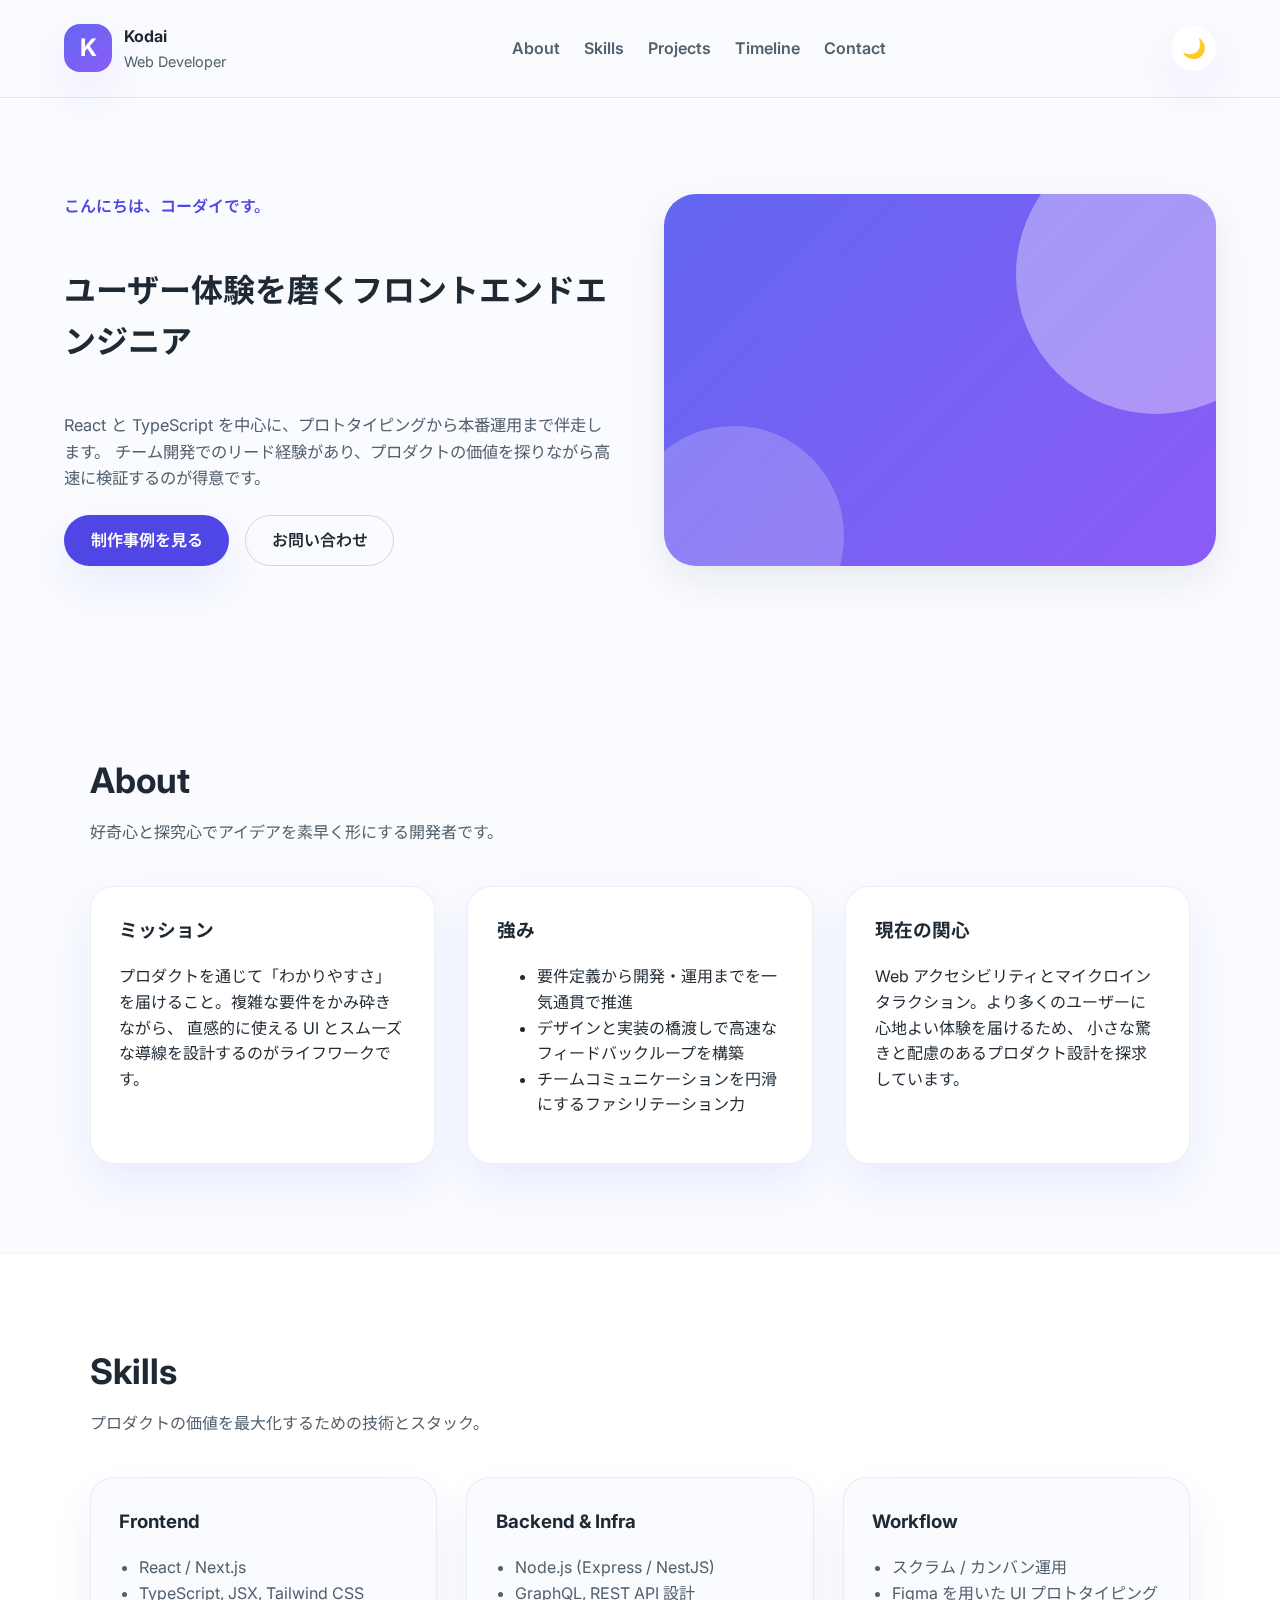
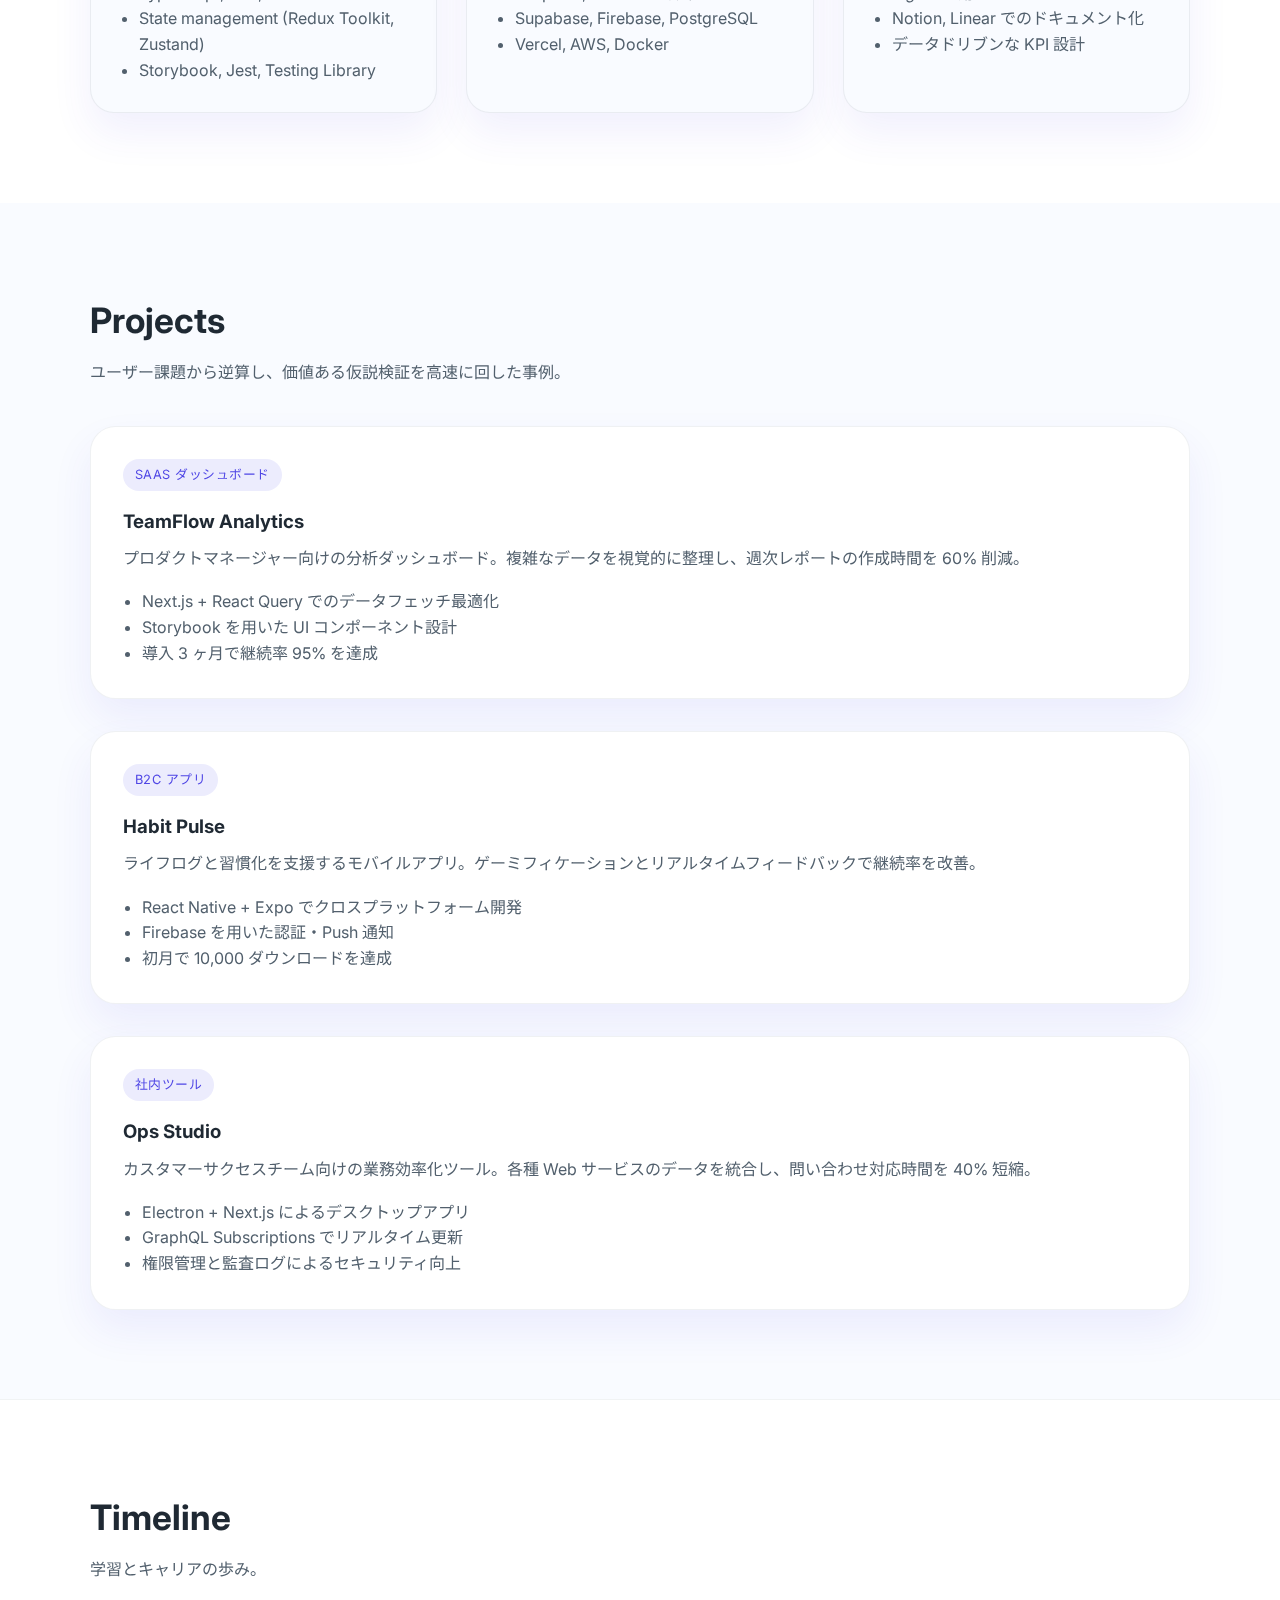
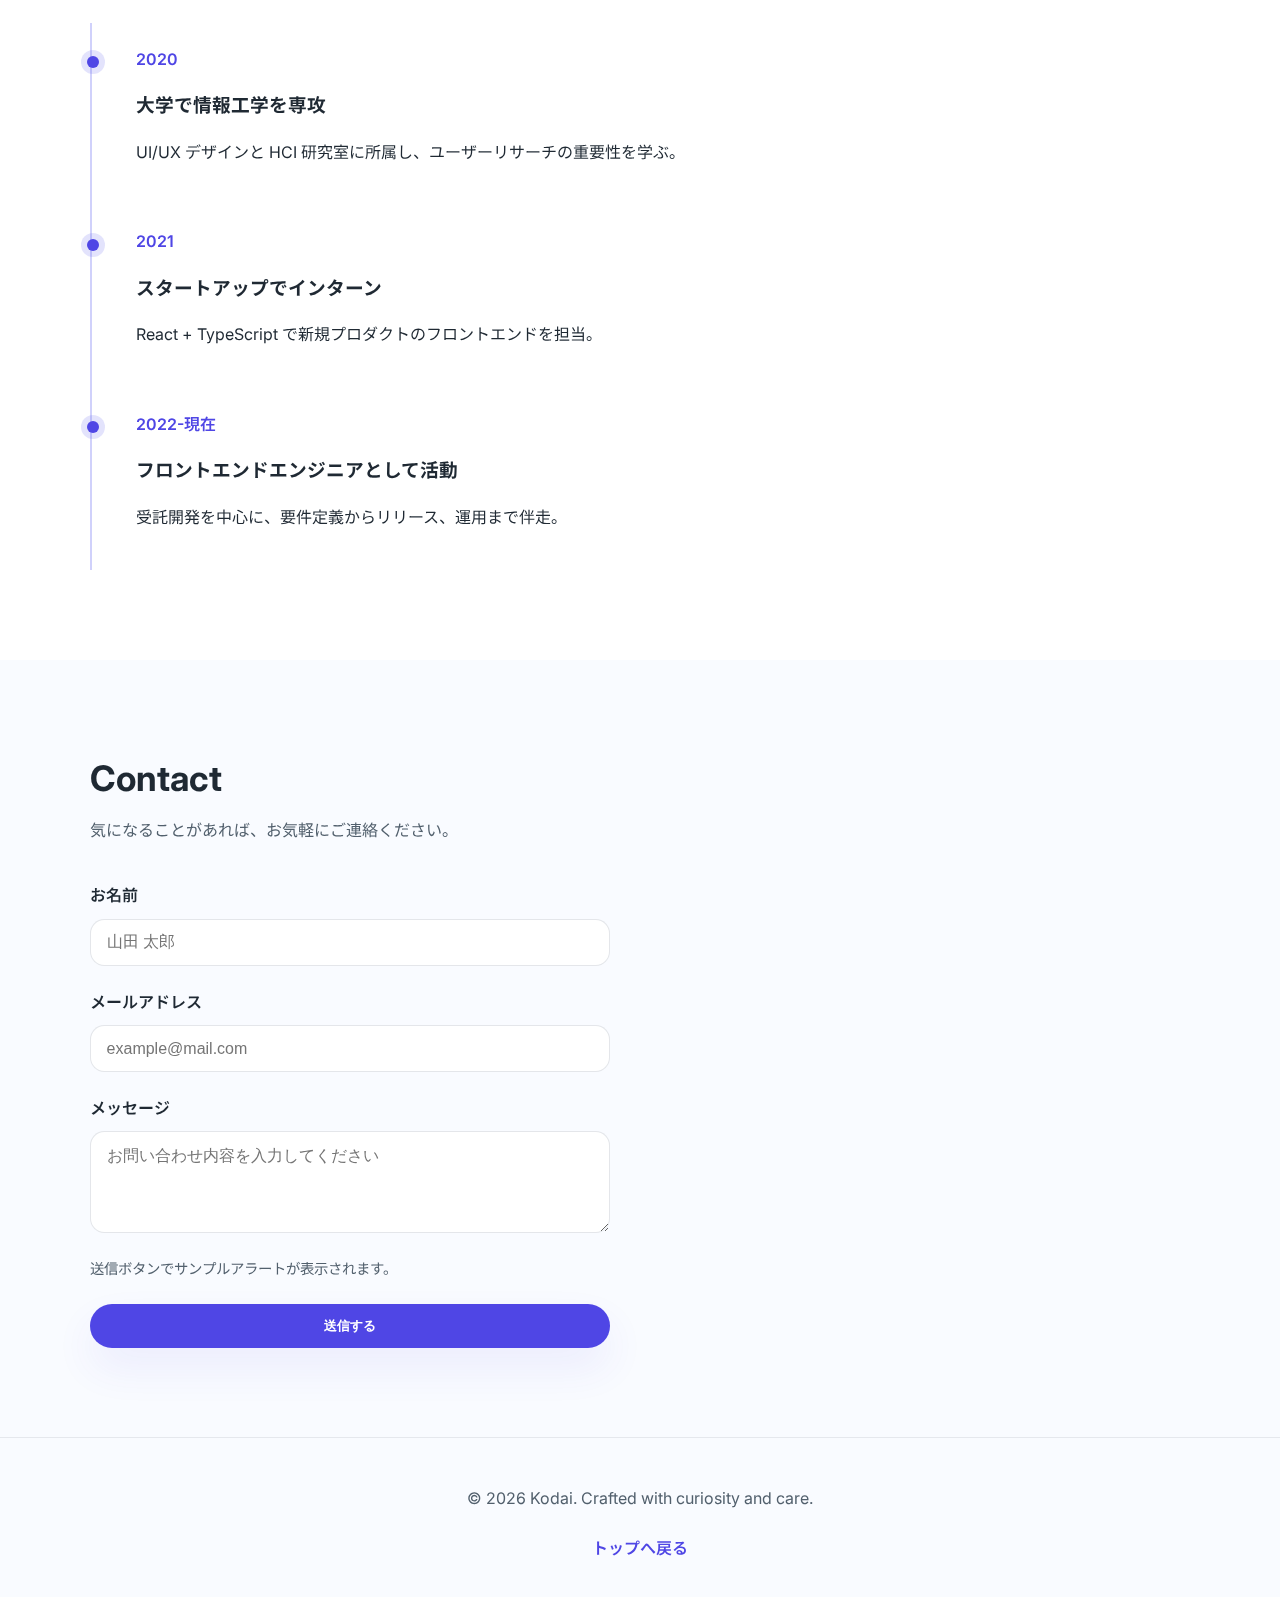
<file: index.html>
<!DOCTYPE html>
<html lang="ja">
<head>
  <meta charset="UTF-8" />
  <meta name="viewport" content="width=device-width, initial-scale=1.0" />
  <title>自己紹介 | Kodai</title>
  <link rel="stylesheet" href="styles.css" />
  <link rel="preconnect" href="https://fonts.googleapis.com" />
  <link rel="preconnect" href="https://fonts.gstatic.com" crossorigin />
  <link href="https://fonts.googleapis.com/css2?family=Inter:wght@400;600;700&family=Noto+Sans+JP:wght@400;500;700&display=swap" rel="stylesheet" />
</head>
<body>
  <header class="site-header" id="top">
    <div class="brand">
      <span class="brand__logo" aria-hidden="true">K</span>
      <div>
        <p class="brand__name">Kodai</p>
        <p class="brand__role">Web Developer</p>
      </div>
    </div>
    <nav class="site-nav" aria-label="主要ナビゲーション">
      <ul>
        <li><a href="#about">About</a></li>
        <li><a href="#skills">Skills</a></li>
        <li><a href="#projects">Projects</a></li>
        <li><a href="#timeline">Timeline</a></li>
        <li><a href="#contact">Contact</a></li>
      </ul>
    </nav>
    <button class="theme-toggle" id="themeToggle" type="button" aria-label="テーマを切り替え">🌙</button>
  </header>

  <main>
    <section class="hero" aria-labelledby="hero-title">
      <div class="hero__content">
        <p class="hero__eyebrow">こんにちは、コーダイです。</p>
        <h1 id="hero-title">ユーザー体験を磨くフロントエンドエンジニア</h1>
        <p class="hero__description">
          React と TypeScript を中心に、プロトタイピングから本番運用まで伴走します。
          チーム開発でのリード経験があり、プロダクトの価値を探りながら高速に検証するのが得意です。
        </p>
        <div class="hero__actions">
          <a class="button button--primary" href="#projects">制作事例を見る</a>
          <a class="button button--ghost" href="#contact">お問い合わせ</a>
        </div>
      </div>
      <div class="hero__image" role="presentation"></div>
    </section>

    <section class="section" id="about" aria-labelledby="about-title">
      <div class="section__header">
        <h2 id="about-title">About</h2>
        <p>好奇心と探究心でアイデアを素早く形にする開発者です。</p>
      </div>
      <div class="about-grid">
        <article>
          <h3>ミッション</h3>
          <p>
            プロダクトを通じて「わかりやすさ」を届けること。複雑な要件をかみ砕きながら、
            直感的に使える UI とスムーズな導線を設計するのがライフワークです。
          </p>
        </article>
        <article>
          <h3>強み</h3>
          <ul>
            <li>要件定義から開発・運用までを一気通貫で推進</li>
            <li>デザインと実装の橋渡しで高速なフィードバックループを構築</li>
            <li>チームコミュニケーションを円滑にするファシリテーション力</li>
          </ul>
        </article>
        <article>
          <h3>現在の関心</h3>
          <p>
            Web アクセシビリティとマイクロインタラクション。より多くのユーザーに心地よい体験を届けるため、
            小さな驚きと配慮のあるプロダクト設計を探求しています。
          </p>
        </article>
      </div>
    </section>

    <section class="section section--alt" id="skills" aria-labelledby="skills-title">
      <div class="section__header">
        <h2 id="skills-title">Skills</h2>
        <p>プロダクトの価値を最大化するための技術とスタック。</p>
      </div>
      <div class="skills-grid">
        <article class="skill-card">
          <h3>Frontend</h3>
          <ul>
            <li>React / Next.js</li>
            <li>TypeScript, JSX, Tailwind CSS</li>
            <li>State management (Redux Toolkit, Zustand)</li>
            <li>Storybook, Jest, Testing Library</li>
          </ul>
        </article>
        <article class="skill-card">
          <h3>Backend & Infra</h3>
          <ul>
            <li>Node.js (Express / NestJS)</li>
            <li>GraphQL, REST API 設計</li>
            <li>Supabase, Firebase, PostgreSQL</li>
            <li>Vercel, AWS, Docker</li>
          </ul>
        </article>
        <article class="skill-card">
          <h3>Workflow</h3>
          <ul>
            <li>スクラム / カンバン運用</li>
            <li>Figma を用いた UI プロトタイピング</li>
            <li>Notion, Linear でのドキュメント化</li>
            <li>データドリブンな KPI 設計</li>
          </ul>
        </article>
      </div>
    </section>

    <section class="section" id="projects" aria-labelledby="projects-title">
      <div class="section__header">
        <h2 id="projects-title">Projects</h2>
        <p>ユーザー課題から逆算し、価値ある仮説検証を高速に回した事例。</p>
      </div>
      <div class="projects-list">
        <article class="project-card">
          <div class="project-card__tag">SaaS ダッシュボード</div>
          <h3>TeamFlow Analytics</h3>
          <p>
            プロダクトマネージャー向けの分析ダッシュボード。複雑なデータを視覚的に整理し、週次レポートの作成時間を 60% 削減。
          </p>
          <ul>
            <li>Next.js + React Query でのデータフェッチ最適化</li>
            <li>Storybook を用いた UI コンポーネント設計</li>
            <li>導入 3 ヶ月で継続率 95% を達成</li>
          </ul>
        </article>
        <article class="project-card">
          <div class="project-card__tag">B2C アプリ</div>
          <h3>Habit Pulse</h3>
          <p>
            ライフログと習慣化を支援するモバイルアプリ。ゲーミフィケーションとリアルタイムフィードバックで継続率を改善。
          </p>
          <ul>
            <li>React Native + Expo でクロスプラットフォーム開発</li>
            <li>Firebase を用いた認証・Push 通知</li>
            <li>初月で 10,000 ダウンロードを達成</li>
          </ul>
        </article>
        <article class="project-card">
          <div class="project-card__tag">社内ツール</div>
          <h3>Ops Studio</h3>
          <p>
            カスタマーサクセスチーム向けの業務効率化ツール。各種 Web サービスのデータを統合し、問い合わせ対応時間を 40% 短縮。
          </p>
          <ul>
            <li>Electron + Next.js によるデスクトップアプリ</li>
            <li>GraphQL Subscriptions でリアルタイム更新</li>
            <li>権限管理と監査ログによるセキュリティ向上</li>
          </ul>
        </article>
      </div>
    </section>

    <section class="section section--alt" id="timeline" aria-labelledby="timeline-title">
      <div class="section__header">
        <h2 id="timeline-title">Timeline</h2>
        <p>学習とキャリアの歩み。</p>
      </div>
      <ol class="timeline">
        <li>
          <div class="timeline__point">
            <time class="timeline__time">2020</time>
            <div>
              <h3>大学で情報工学を専攻</h3>
              <p>UI/UX デザインと HCI 研究室に所属し、ユーザーリサーチの重要性を学ぶ。</p>
            </div>
          </div>
        </li>
        <li>
          <div class="timeline__point">
            <time class="timeline__time">2021</time>
            <div>
              <h3>スタートアップでインターン</h3>
              <p>React + TypeScript で新規プロダクトのフロントエンドを担当。</p>
            </div>
          </div>
        </li>
        <li>
          <div class="timeline__point">
            <time class="timeline__time">2022-現在</time>
            <div>
              <h3>フロントエンドエンジニアとして活動</h3>
              <p>受託開発を中心に、要件定義からリリース、運用まで伴走。</p>
            </div>
          </div>
        </li>
      </ol>
    </section>

    <section class="section" id="contact" aria-labelledby="contact-title">
      <div class="section__header">
        <h2 id="contact-title">Contact</h2>
        <p>気になることがあれば、お気軽にご連絡ください。</p>
      </div>
      <form class="contact-form" aria-describedby="contact-note">
        <div class="form-row">
          <label for="name">お名前</label>
          <input id="name" name="name" type="text" placeholder="山田 太郎" required />
        </div>
        <div class="form-row">
          <label for="email">メールアドレス</label>
          <input id="email" name="email" type="email" placeholder="example@mail.com" required />
        </div>
        <div class="form-row">
          <label for="message">メッセージ</label>
          <textarea id="message" name="message" rows="4" placeholder="お問い合わせ内容を入力してください" required></textarea>
        </div>
        <p id="contact-note" class="contact-note">送信ボタンでサンプルアラートが表示されます。</p>
        <button class="button button--primary" type="submit">送信する</button>
      </form>
    </section>
  </main>

  <footer class="site-footer">
    <p>© <span id="year"></span> Kodai. Crafted with curiosity and care.</p>
    <a class="to-top" href="#top">トップへ戻る</a>
  </footer>

  <script src="script.js"></script>
</body>
</html>
</file>
<file: styles.css>
:root {
  --color-background: #f9fbff;
  --color-surface: #ffffff;
  --color-text: #1f2933;
  --color-muted: #52606d;
  --color-accent: #4f46e5;
  --color-accent-light: #6366f1;
  --color-border: #d2d6dc;
  --color-hero-gradient: linear-gradient(135deg, #6366f1 0%, #8b5cf6 100%);
  --shadow-soft: 0 20px 40px rgba(79, 70, 229, 0.08);
  --shadow-card: 0 14px 38px rgba(15, 23, 42, 0.08);

  --font-sans: "Inter", "Noto Sans JP", system-ui, -apple-system, BlinkMacSystemFont, "Segoe UI",
    sans-serif;
}

[data-theme="dark"] {
  --color-background: #0f172a;
  --color-surface: #111c30;
  --color-text: #e2e8f0;
  --color-muted: #94a3b8;
  --color-accent: #818cf8;
  --color-accent-light: #a5b4fc;
  --color-border: #1e293b;
  --shadow-soft: 0 20px 40px rgba(15, 23, 42, 0.45);
  --shadow-card: 0 16px 44px rgba(15, 23, 42, 0.35);
}

* {
  box-sizing: border-box;
}

html {
  scroll-behavior: smooth;
}

body {
  margin: 0;
  font-family: var(--font-sans);
  color: var(--color-text);
  background: var(--color-background);
  line-height: 1.6;
}

img,
svg {
  max-width: 100%;
  display: block;
}

a {
  color: inherit;
  text-decoration: none;
}

a:hover {
  text-decoration: underline;
}

.site-header {
  display: flex;
  align-items: center;
  justify-content: space-between;
  padding: 1.5rem clamp(1.5rem, 5vw, 4rem);
  position: sticky;
  top: 0;
  background: rgba(249, 251, 255, 0.9);
  backdrop-filter: blur(16px);
  border-bottom: 1px solid rgba(210, 214, 220, 0.6);
  z-index: 10;
  transition: background 0.3s ease;
}

[data-theme="dark"] .site-header {
  background: rgba(15, 23, 42, 0.85);
  border-bottom: 1px solid rgba(30, 41, 59, 0.85);
}

.brand {
  display: flex;
  align-items: center;
  gap: 0.75rem;
}

.brand__logo {
  display: grid;
  place-items: center;
  width: 3rem;
  height: 3rem;
  border-radius: 1rem;
  background: var(--color-hero-gradient);
  color: #fff;
  font-weight: 700;
  font-size: 1.5rem;
  box-shadow: var(--shadow-soft);
}

.brand__name {
  font-weight: 700;
  margin: 0;
}

.brand__role {
  margin: 0;
  color: var(--color-muted);
  font-size: 0.9rem;
}

.site-nav ul {
  display: flex;
  gap: 1.5rem;
  list-style: none;
  margin: 0;
  padding: 0;
}

.site-nav a {
  font-weight: 600;
  color: var(--color-muted);
  transition: color 0.2s ease;
}

.site-nav a:hover,
.site-nav a:focus {
  color: var(--color-accent);
}

.theme-toggle {
  border: none;
  border-radius: 50%;
  width: 2.8rem;
  height: 2.8rem;
  font-size: 1.2rem;
  cursor: pointer;
  background: var(--color-surface);
  box-shadow: var(--shadow-soft);
  transition: transform 0.2s ease, box-shadow 0.2s ease;
}

.theme-toggle:hover {
  transform: translateY(-2px);
  box-shadow: var(--shadow-card);
}

.hero {
  display: grid;
  grid-template-columns: repeat(auto-fit, minmax(260px, 1fr));
  gap: 3rem;
  padding: clamp(4rem, 8vw, 6rem) clamp(1.5rem, 5vw, 4rem);
}

.hero__content {
  display: flex;
  flex-direction: column;
  gap: 1.5rem;
}

.hero__eyebrow {
  margin: 0;
  font-weight: 600;
  color: var(--color-accent);
}

.hero__description {
  margin: 0;
  color: var(--color-muted);
  font-size: 1.02rem;
}

.hero__actions {
  display: flex;
  flex-wrap: wrap;
  gap: 1rem;
}

.hero__image {
  min-height: 320px;
  border-radius: 2rem;
  background: var(--color-hero-gradient);
  box-shadow: var(--shadow-card);
  position: relative;
  overflow: hidden;
}

.hero__image::before,
.hero__image::after {
  content: "";
  position: absolute;
  border-radius: 50%;
  mix-blend-mode: screen;
}

.hero__image::before {
  width: 280px;
  height: 280px;
  background: rgba(255, 255, 255, 0.35);
  top: -60px;
  right: -80px;
}

.hero__image::after {
  width: 220px;
  height: 220px;
  background: rgba(255, 255, 255, 0.2);
  bottom: -80px;
  left: -40px;
}

.button {
  display: inline-flex;
  align-items: center;
  justify-content: center;
  padding: 0.75rem 1.6rem;
  border-radius: 999px;
  font-weight: 600;
  border: 1px solid transparent;
  cursor: pointer;
  transition: transform 0.2s ease, box-shadow 0.2s ease;
}

.button--primary {
  background: var(--color-accent);
  color: #fff;
  box-shadow: var(--shadow-soft);
}

.button--primary:hover {
  transform: translateY(-2px);
  box-shadow: var(--shadow-card);
}

.button--ghost {
  background: transparent;
  color: var(--color-text);
  border-color: var(--color-border);
}

.section {
  padding: clamp(4rem, 7vw, 6rem) clamp(1.5rem, 7vw, 6rem);
}

.section--alt {
  background: var(--color-surface);
  box-shadow: inset 0 1px 0 rgba(210, 214, 220, 0.3);
}

.section__header {
  max-width: 640px;
  margin-bottom: 2.5rem;
}

.section__header h2 {
  margin: 0 0 0.75rem;
  font-size: clamp(1.8rem, 3vw, 2.2rem);
}

.section__header p {
  margin: 0;
  color: var(--color-muted);
}

.about-grid {
  display: grid;
  grid-template-columns: repeat(auto-fit, minmax(220px, 1fr));
  gap: 2rem;
}

.about-grid article {
  background: var(--color-surface);
  padding: 1.8rem;
  border-radius: 1.5rem;
  box-shadow: var(--shadow-soft);
  border: 1px solid rgba(210, 214, 220, 0.4);
}

.about-grid h3 {
  margin-top: 0;
}

.skills-grid {
  display: grid;
  grid-template-columns: repeat(auto-fit, minmax(220px, 1fr));
  gap: 1.8rem;
}

.skill-card {
  background: var(--color-background);
  padding: 1.8rem;
  border-radius: 1.5rem;
  border: 1px solid rgba(210, 214, 220, 0.4);
  box-shadow: var(--shadow-soft);
}

.skill-card h3 {
  margin-top: 0;
}

.skill-card ul {
  padding-left: 1.2rem;
  margin: 1rem 0 0;
  color: var(--color-muted);
}

.projects-list {
  display: grid;
  gap: 2rem;
}

.project-card {
  background: var(--color-surface);
  border-radius: 1.6rem;
  padding: 2rem;
  border: 1px solid rgba(210, 214, 220, 0.35);
  box-shadow: var(--shadow-soft);
}

.project-card__tag {
  display: inline-block;
  font-size: 0.8rem;
  letter-spacing: 0.04em;
  text-transform: uppercase;
  color: var(--color-accent);
  background: rgba(99, 102, 241, 0.12);
  padding: 0.35rem 0.75rem;
  border-radius: 999px;
  margin-bottom: 1rem;
}

.project-card h3 {
  margin: 0 0 0.6rem;
}

.project-card p {
  margin: 0 0 1.1rem;
  color: var(--color-muted);
}

.project-card ul {
  margin: 0;
  padding-left: 1.2rem;
  color: var(--color-muted);
}

.timeline {
  list-style: none;
  margin: 0;
  padding: 0;
  border-left: 2px solid rgba(99, 102, 241, 0.3);
  padding-left: 1.8rem;
}

.timeline__point {
  position: relative;
  padding: 1.5rem 0 1.5rem 1rem;
}

.timeline__point::before {
  content: "";
  position: absolute;
  left: -33px;
  top: 2.1rem;
  width: 12px;
  height: 12px;
  border-radius: 50%;
  background: var(--color-accent);
  box-shadow: 0 0 0 6px rgba(99, 102, 241, 0.18);
}

.timeline__time {
  font-weight: 600;
  color: var(--color-accent);
}

.contact-form {
  display: grid;
  gap: 1.5rem;
  max-width: 520px;
}

.form-row {
  display: flex;
  flex-direction: column;
  gap: 0.6rem;
}

label {
  font-weight: 600;
}

input,
textarea {
  padding: 0.85rem 1rem;
  border-radius: 0.9rem;
  border: 1px solid rgba(210, 214, 220, 0.6);
  background: var(--color-surface);
  color: var(--color-text);
  font-size: 1rem;
  transition: box-shadow 0.2s ease, border 0.2s ease;
}

input:focus,
textarea:focus {
  outline: none;
  border-color: var(--color-accent);
  box-shadow: 0 0 0 4px rgba(99, 102, 241, 0.15);
}

.contact-note {
  margin: 0;
  font-size: 0.9rem;
  color: var(--color-muted);
}

.site-footer {
  padding: 2rem clamp(1.5rem, 5vw, 4rem);
  text-align: center;
  color: var(--color-muted);
  display: flex;
  flex-direction: column;
  gap: 0.5rem;
  border-top: 1px solid rgba(210, 214, 220, 0.5);
}

.to-top {
  color: var(--color-accent);
  font-weight: 600;
}

@media (max-width: 768px) {
  .site-header {
    flex-wrap: wrap;
    gap: 1rem;
  }

  .site-nav ul {
    flex-wrap: wrap;
    justify-content: center;
  }

  .hero__image {
    min-height: 260px;
  }
}

@media (prefers-reduced-motion: reduce) {
  *,
  *::before,
  *::after {
    animation-duration: 0.01ms !important;
    animation-iteration-count: 1 !important;
    transition-duration: 0.01ms !important;
    scroll-behavior: auto !important;
  }
}
</file>
